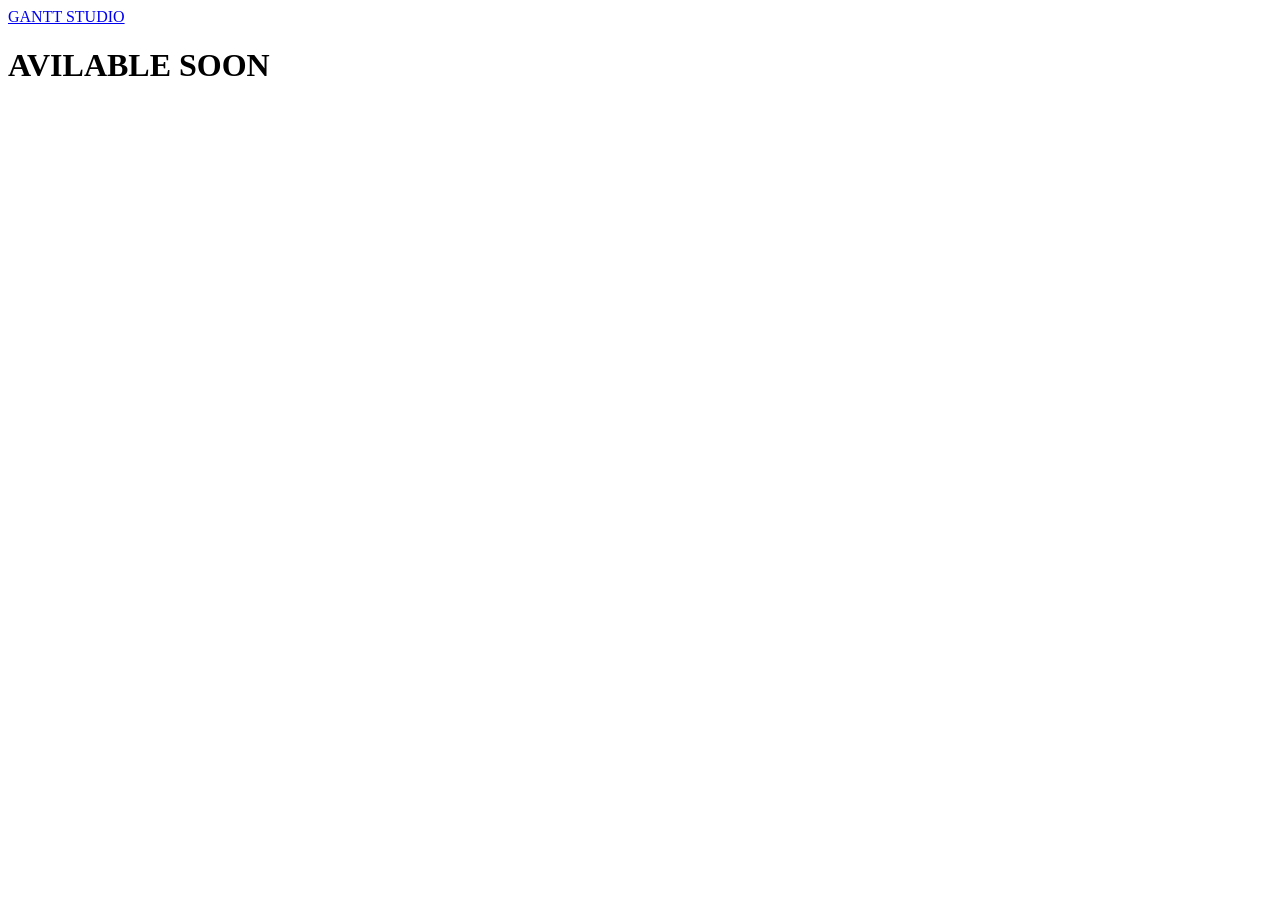
<file: docs/index.html>
<!DOCTYPE html>
<html lang="en">
<head>
    <meta charset="UTF-8">
    <meta name="viewport" content="width=device-width, initial-scale=1.0">
    <title>Misc Web Tools</title>
</head>
<body>
    <a href="gantt-studio/index.html">GANTT STUDIO</a>
    <h1>AVILABLE SOON</h1>
</body>
</html>
</file>
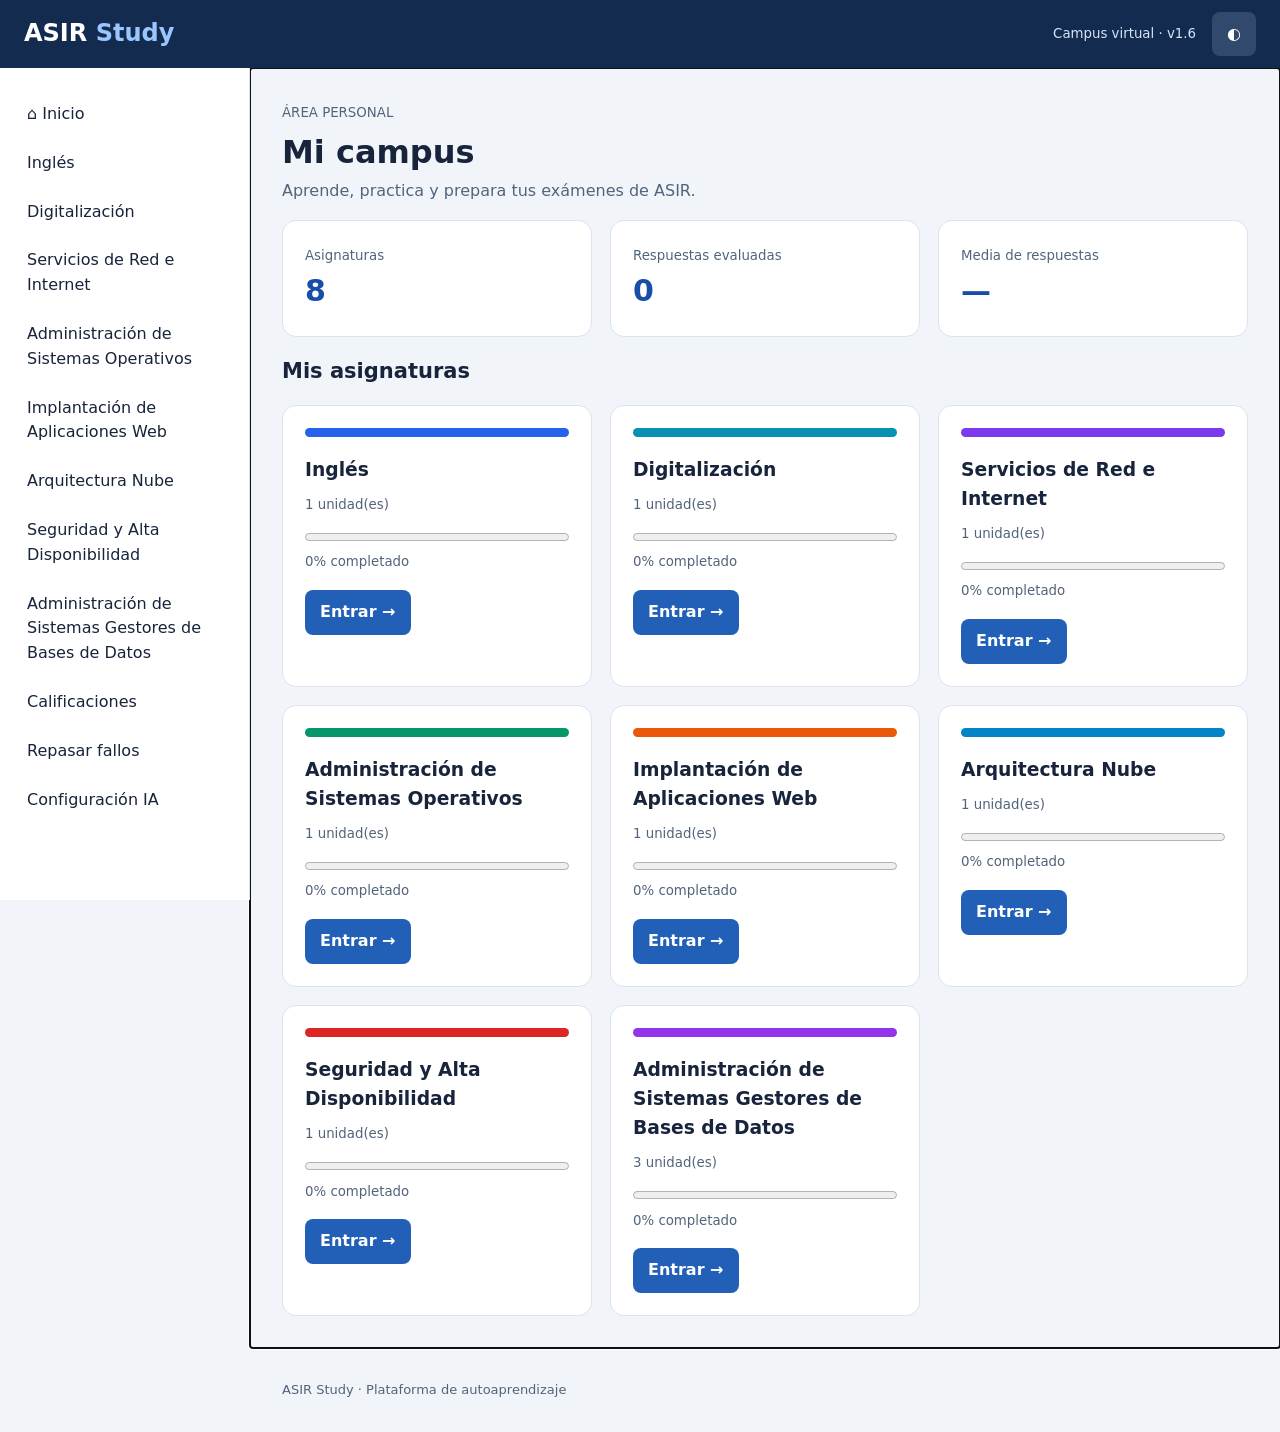
<file: docs/asir-study/index.html>
<!doctype html><html lang="es"><head><meta charset="utf-8"><meta name="viewport" content="width=device-width,initial-scale=1"><title>ASIR Study</title><link rel="stylesheet" href="style.css?v=1.6"><script defer src="loader.js?v=1.6"></script></head><body><header><button id="menu" aria-label="Menú">☰</button><strong>ASIR <span>Study</span></strong><small>Campus virtual · v1.6</small><button id="theme" aria-label="Cambiar tema">◐</button></header><aside id="side"><nav id="nav"></nav></aside><main id="main" tabindex="-1"></main><footer>ASIR Study · Plataforma de autoaprendizaje</footer></body></html>
</file>
<file: docs/asir-study/style.css>
:root{color-scheme:light;--bg:#f1f5f9;--panel:#fff;--ink:#17243b;--muted:#52647b;--line:#dbe3ed;--accent:#164eaa}html.dark{color-scheme:dark;--bg:#101827;--panel:#192638;--ink:#e7eef8;--muted:#aebed2;--line:#34455d;--accent:#80b2ff}*{box-sizing:border-box}body{margin:0;font:16px/1.55 system-ui,sans-serif;background:var(--bg);color:var(--ink)}header{height:68px;background:#142b50;color:white;display:flex;align-items:center;gap:16px;padding:0 24px;position:sticky;top:0;z-index:5}header strong{font-size:24px}header span{color:#9ac6ff}header small{margin-left:auto}header button{background:#30496d;color:white}aside{position:fixed;top:68px;bottom:0;width:250px;background:var(--panel);border-right:1px solid var(--line);overflow:auto;padding:20px 12px}nav button{display:block;width:100%;text-align:left;background:transparent;color:var(--ink);font-weight:500;margin:4px 0}nav button.active{background:var(--bg);color:var(--accent);font-weight:700}main,footer{margin-left:250px;padding:32px;max-width:1500px}footer{color:var(--muted);font-size:13px}h1{font-size:32px;line-height:1.2;margin:8px 0}h2{font-size:21px}h3{margin:0 0 8px}p{margin:8px 0 16px}.muted,small{color:var(--muted)}header small{color:#d5e4fa}.grid{display:grid;grid-template-columns:repeat(auto-fit,minmax(240px,1fr));gap:18px}.card{background:var(--panel);border:1px solid var(--line);border-radius:14px;padding:22px;margin:16px 0;overflow-wrap:anywhere}.grid .card{margin:0}.banner{height:9px;border-radius:7px;margin-bottom:18px;background:var(--course,#2973d1)}button,.button{border:0;border-radius:8px;padding:10px 15px;background:#2260b8;color:#fff;font:inherit;font-weight:600;cursor:pointer;text-decoration:none;display:inline-block}button:disabled{opacity:.5;cursor:not-allowed}button.secondary{background:var(--bg);color:var(--accent);border:1px solid var(--line)}button:focus-visible,a:focus-visible,input:focus-visible,textarea:focus-visible{outline:3px solid #efaa39;outline-offset:2px}.tabs,.actions{display:flex;gap:8px;flex-wrap:wrap;margin:20px 0}input:not([type=radio]):not([type=checkbox]),textarea,select{width:100%;font:inherit;padding:12px;border:1px solid var(--line);border-radius:8px;background:var(--panel);color:var(--ink)}textarea{min-height:150px;resize:vertical}label{display:block;margin:10px 0}label.option{padding:10px;border:1px solid var(--line);border-radius:8px}progress{width:100%;accent-color:#2870d0}pre{white-space:pre-wrap;font:inherit}.score{font-size:30px;font-weight:750;color:var(--accent)}a{color:var(--accent)}.warn{border-left:4px solid #e4a12c;padding-left:12px}.hidden{display:none}#menu{display:none}@media(max-width:760px){#menu{display:block}aside{display:none;z-index:4;box-shadow:0 10px 30px #0003}aside.open{display:block}main,footer{margin-left:0;padding:18px}header{padding:0 12px}header small{display:none}#theme{margin-left:auto}h1{font-size:27px}}
.attempt-layout{display:grid;grid-template-columns:minmax(0,1fr) 245px;gap:20px;align-items:start}.attempt-nav{position:sticky;top:84px}.attempt-nav>button{display:block;width:100%;margin-top:12px}.question-top{display:flex;justify-content:space-between;gap:10px;flex-wrap:wrap;border-bottom:1px solid var(--line);padding-bottom:12px;margin-bottom:12px}.question-top span{font-size:13px;color:var(--muted)}.prompt{white-space:pre-wrap;margin:22px 0}.question{scroll-margin-top:85px}.question-grid{display:grid;grid-template-columns:repeat(5,minmax(0,1fr));gap:6px;margin:15px 0}.qnum{padding:8px 1px;background:var(--bg);color:var(--ink);border:1px solid var(--line);font-size:13px;border-radius:5px}.qnum.answered{background:#2260b8;color:white}.qnum.flagged{border:2px solid #d89b21}.qnum.current{outline:2px solid var(--accent);outline-offset:2px}.clock{font-size:24px;font-variant-numeric:tabular-nums;font-weight:bold}.feedback{border-left:4px solid #26865e;padding:12px;margin-top:16px;background:var(--bg)}.question textarea{min-height:220px;font-family:ui-monospace,monospace}.question button{margin-right:6px;margin-top:8px}@media(max-width:1000px){.attempt-layout{grid-template-columns:1fr}.attempt-nav{position:static;grid-row:1}.question-grid{grid-template-columns:repeat(auto-fit,minmax(35px,1fr))}}
.lesson{border-top:1px solid var(--line);padding:20px 0 5px}.lesson h3{color:var(--accent)}.lesson p{line-height:1.8;max-width:95ch}

.lesson{border-left:4px solid #2563eb;padding:1rem 1.3rem;margin:1.4rem 0;border-radius:8px;line-height:1.7}.lesson h3{margin-top:0;color:#367bd5}.lesson p{max-width:85ch}.sql{background:#17243a;color:#eef5ff;padding:1rem;border-radius:8px;overflow:auto}.source-library{margin:2rem 0}.source-page{border:1px solid #8793a955;border-radius:8px;margin:.5rem 0;padding:.75rem}.source-page summary{cursor:pointer;font-weight:600}.source-page figure{margin:1rem 0}.source-page img{max-width:100%;height:auto;display:block;margin:auto;border-radius:6px}.resources{display:flex;flex-wrap:wrap;gap:8px}.source-page figcaption{font-size:.85rem;text-align:center}.source-page pre{white-space:pre-wrap;overflow-wrap:anywhere}
.unit-tabs{display:flex;gap:4px;overflow-x:auto;border-bottom:1px solid var(--line);margin:24px 0 18px;align-items:stretch}.unit-tab{flex:0 0 auto;padding:14px 18px;text-decoration:none;color:var(--muted);border-bottom:3px solid transparent;font-weight:600}.unit-tab.selected{border-bottom-color:var(--accent);color:var(--accent);background:var(--panel)}.unit-tab:hover{background:var(--panel)}.lesson h4{font-size:1.1rem;margin:1.4rem 0 .5rem}.lesson-tip,.lesson-example{position:static;width:auto;height:auto;display:block;background:var(--bg);border-left:4px solid #d89b21;padding:14px;margin:12px 0;color:var(--ink)}.lesson-example{border-left-color:#26865e}.lesson-diagram{display:flex;flex-wrap:wrap;align-items:center;gap:12px;margin:20px 0}.lesson-diagram span{padding:12px;border:1px solid var(--line);border-radius:8px;background:var(--bg);font-weight:600}.table-scroll{overflow:auto}.grade-table{border-collapse:collapse;width:100%;text-align:left}.grade-table th,.grade-table td{padding:12px;border-bottom:1px solid var(--line)}.grade-table th{background:var(--bg)}
</file>
